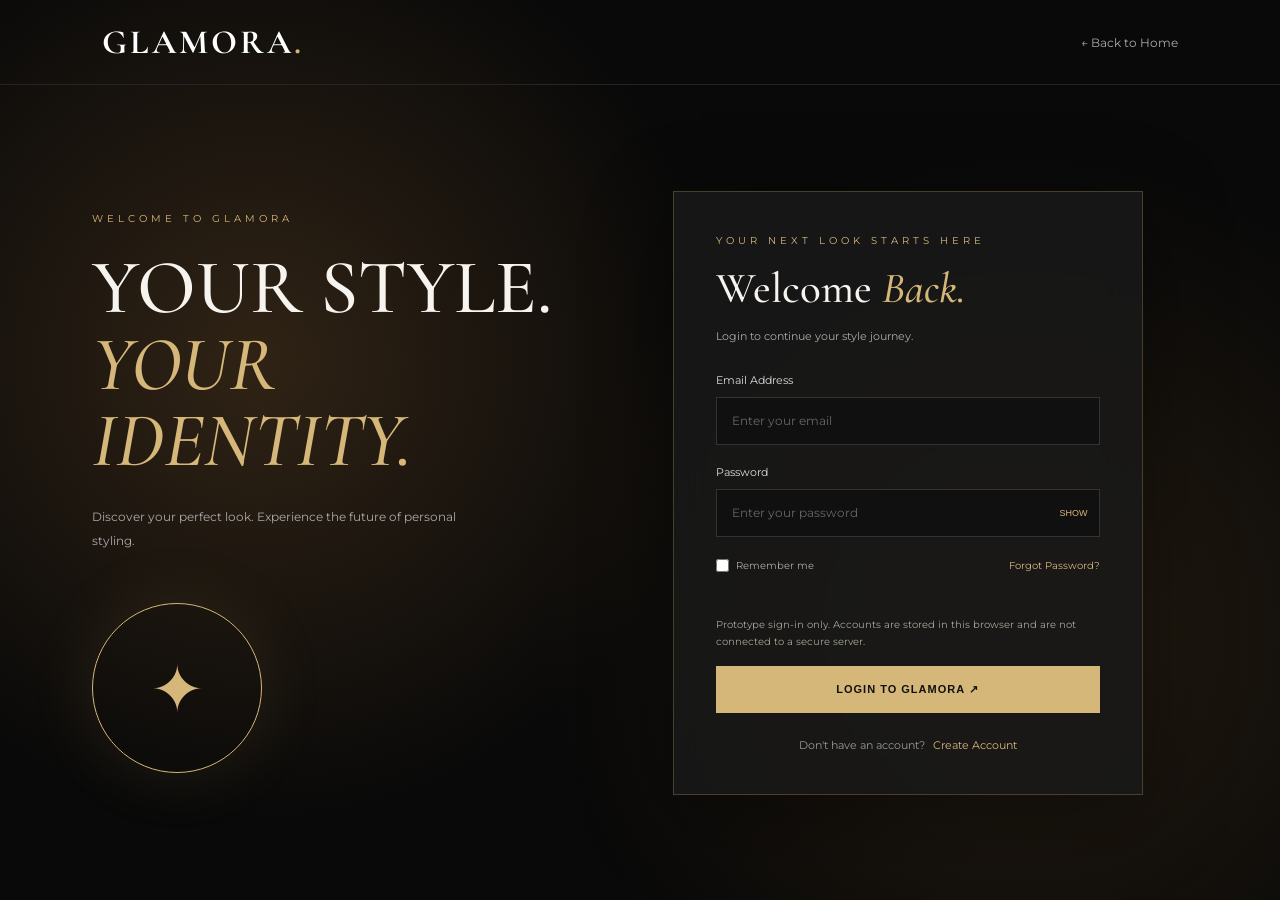
<file: login.html>
<!DOCTYPE html>
<html lang="en">
<head>
    <meta charset="UTF-8">
    <meta name="viewport" content="width=device-width, initial-scale=1.0">
    <title>GLAMORA | Login</title>

    <link rel="stylesheet" href="css/auth.css">

    <link href="https://fonts.googleapis.com/css2?family=Cormorant+Garamond:wght@500;600;700&family=Montserrat:wght@300;400;500;600&display=swap" rel="stylesheet">
</head>

<body>

    <div class="auth-background"></div>

    <header class="auth-nav">
        <a href="index.html" class="logo">GLAMORA<span>.</span></a>
        <a href="index.html" class="back-home">← Back to Home</a>
    </header>

    <main class="auth-container">

        <div class="auth-visual">
            <p class="gold-label">WELCOME TO GLAMORA</p>
            <h1>YOUR STYLE.<br><span>YOUR IDENTITY.</span></h1>
            <p>Discover your perfect look. Experience the future of personal styling.</p>
            <div class="visual-circle">✦</div>
        </div>

        <div class="auth-card">

            <div class="auth-heading">
                <p class="gold-label">YOUR NEXT LOOK STARTS HERE</p>
                <h2>Welcome <span>Back.</span></h2>
                <p>Login to continue your style journey.</p>
            </div>

            <form id="loginForm">

                <div class="form-group">
                    <label for="email">Email Address</label>
                    <input type="email" id="email" autocomplete="email" placeholder="Enter your email" required>
                </div>

                <div class="form-group">
                    <label for="password">Password</label>
                    <div class="password-box">
                        <input type="password" id="password" autocomplete="current-password" placeholder="Enter your password" required>
                        <button type="button" id="togglePassword" aria-label="Show password">SHOW</button>
                    </div>
                </div>

                <div class="form-options">
                    <label class="remember">
                        <input type="checkbox" id="remember">
                        Remember me
                    </label>
                    <a href="#" id="forgotPassword">Forgot Password?</a>
                </div>

                <p id="loginMessage" class="message" role="status" aria-live="polite"></p>
                <p class="demo-notice">Prototype sign-in only. Accounts are stored in this browser and are not connected to a secure server.</p>

                <button type="submit" class="auth-button">
                    LOGIN TO GLAMORA ↗
                </button>

            </form>

            <div class="auth-switch">
                Don't have an account?
                <a href="signup.html">Create Account</a>
            </div>

        </div>

    </main>

    <script src="js/auth.js"></script>

</body>
</html>
</file>
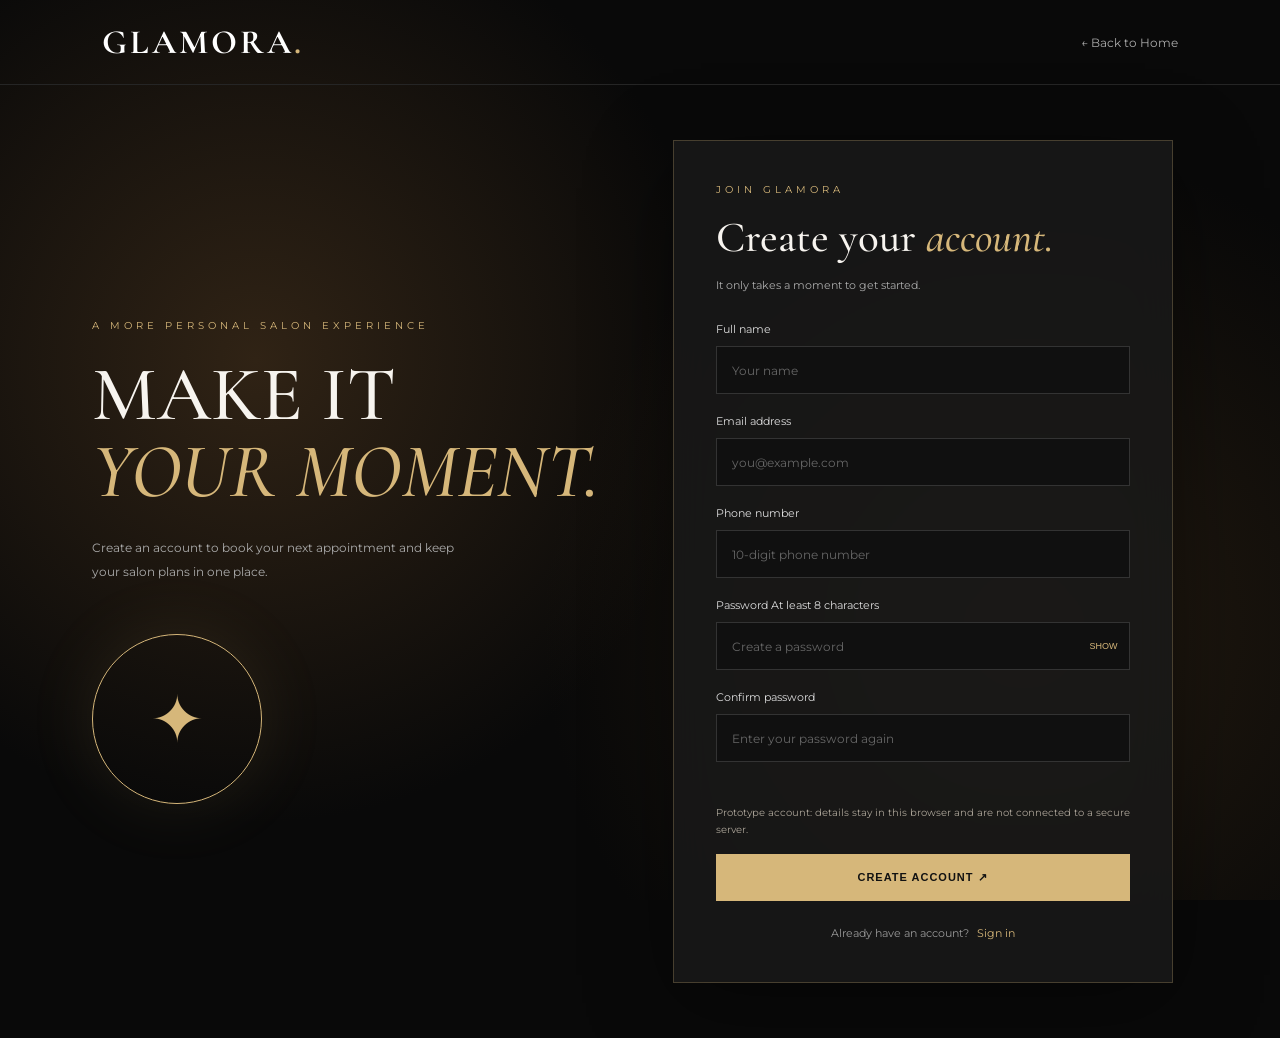
<file: signup.html>
<!DOCTYPE html>
<html lang="en">
<head>
    <meta charset="UTF-8">
    <meta name="viewport" content="width=device-width, initial-scale=1.0">
    <meta name="theme-color" content="#090909">
    <title>GLAMORA | Create your account</title>
    <link rel="stylesheet" href="css/auth.css">
    <link href="https://fonts.googleapis.com/css2?family=Cormorant+Garamond:wght@500;600;700&family=Montserrat:wght@300;400;500;600&display=swap" rel="stylesheet">
</head>
<body>
    <div class="auth-background"></div>
    <header class="auth-nav">
        <a href="index.html" class="logo">GLAMORA<span>.</span></a>
        <a href="index.html" class="back-home">← Back to Home</a>
    </header>
    <main class="auth-container">
        <div class="auth-visual">
            <p class="gold-label">A MORE PERSONAL SALON EXPERIENCE</p>
            <h1>MAKE IT<br><span>YOUR MOMENT.</span></h1>
            <p>Create an account to book your next appointment and keep your salon plans in one place.</p>
            <div class="visual-circle">✦</div>
        </div>
        <section class="auth-card signup-card">
            <div class="auth-heading">
                <p class="gold-label">JOIN GLAMORA</p>
                <h2>Create your <span>account.</span></h2>
                <p>It only takes a moment to get started.</p>
            </div>
            <form id="signupForm">
                <div class="form-group">
                    <label for="name">Full name</label>
                    <input type="text" id="name" name="name" autocomplete="name" placeholder="Your name" required maxlength="80">
                </div>
                <div class="form-group">
                    <label for="signupEmail">Email address</label>
                    <input type="email" id="signupEmail" name="email" autocomplete="email" placeholder="you@example.com" required maxlength="254">
                </div>
                <div class="form-group">
                    <label for="phone">Phone number</label>
                    <input type="tel" id="phone" name="phone" autocomplete="tel" inputmode="numeric" placeholder="10-digit phone number" pattern="[0-9]{10}" required>
                </div>
                <div class="form-group">
                    <label for="signupPassword">Password <span class="field-hint">At least 8 characters</span></label>
                    <div class="password-box">
                        <input type="password" id="signupPassword" name="password" autocomplete="new-password" placeholder="Create a password" minlength="8" required>
                        <button type="button" id="toggleSignupPassword" aria-label="Show password">SHOW</button>
                    </div>
                </div>
                <div class="form-group">
                    <label for="confirmPassword">Confirm password</label>
                    <input type="password" id="confirmPassword" name="confirmPassword" autocomplete="new-password" placeholder="Enter your password again" required>
                </div>
                <p class="message" id="signupMessage" role="status" aria-live="polite"></p>
                <p class="demo-notice">Prototype account: details stay in this browser and are not connected to a secure server.</p>
                <button type="submit" class="auth-button">CREATE ACCOUNT ↗</button>
            </form>
            <div class="auth-switch">Already have an account? <a href="login.html">Sign in</a></div>
        </section>
    </main>
    <script src="js/auth.js"></script>
</body>
</html>
</file>
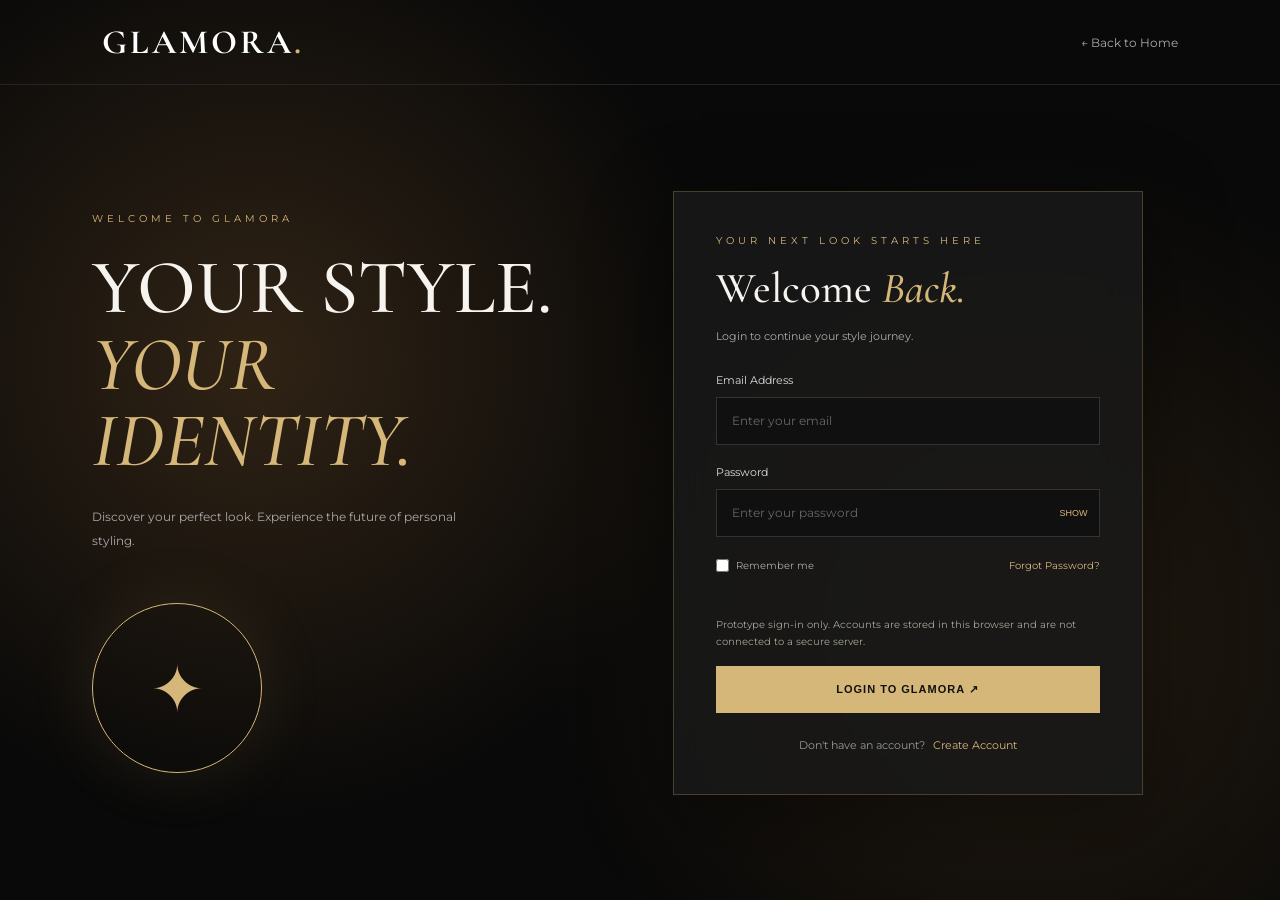
<file: pages/appointments.html>
<!DOCTYPE html>
<html lang="en">
<head>
    <meta charset="UTF-8">
    <meta name="viewport" content="width=device-width, initial-scale=1.0">
    <meta name="theme-color" content="#090909">
    <title>GLAMORA | Your Appointments</title>
    <link rel="stylesheet" href="../css/app.css">
</head>
<body data-page="appointments">
    <header class="site-header">
        <a class="brand" href="../index.html">GLAMORA<span>.</span></a>
        <nav class="site-nav" aria-label="Main navigation">
            <a href="../index.html">Home</a>
            <a href="services.html" data-page-link="services">Services</a>
            <a href="booking.html" data-page-link="booking">Book</a>
            <a href="virtual-studio.html" data-page-link="virtual-studio">Studio</a>
            <a href="appointments.html" data-page-link="appointments">Appointments</a>
            <a href="dashboard.html" data-page-link="dashboard">My account</a>
        </nav>
        <div class="header-actions" data-header-actions></div>
    </header>
    <div class="demo-banner">Appointments shown here are saved only in this browser and are not confirmed with a real salon.</div>
    <main class="page-wrap">
        <header class="page-intro">
            <p class="eyebrow">YOUR GLAMORA VISITS</p>
            <h1>Plans for your <span class="accent">next look.</span></h1>
            <p>Review your demo bookings or cancel a time you no longer need.</p>
        </header>
        <p class="form-message" id="appointmentsNotice" role="status" aria-live="polite"></p>
        <section class="appointment-list" id="appointmentsList" aria-label="Your appointments"></section>
    </main>
    <footer class="site-footer">GLAMORA · GOOD STYLE STARTS WITH YOU</footer>
    <script src="../js/app.js"></script>
</body>
</html>
</file>
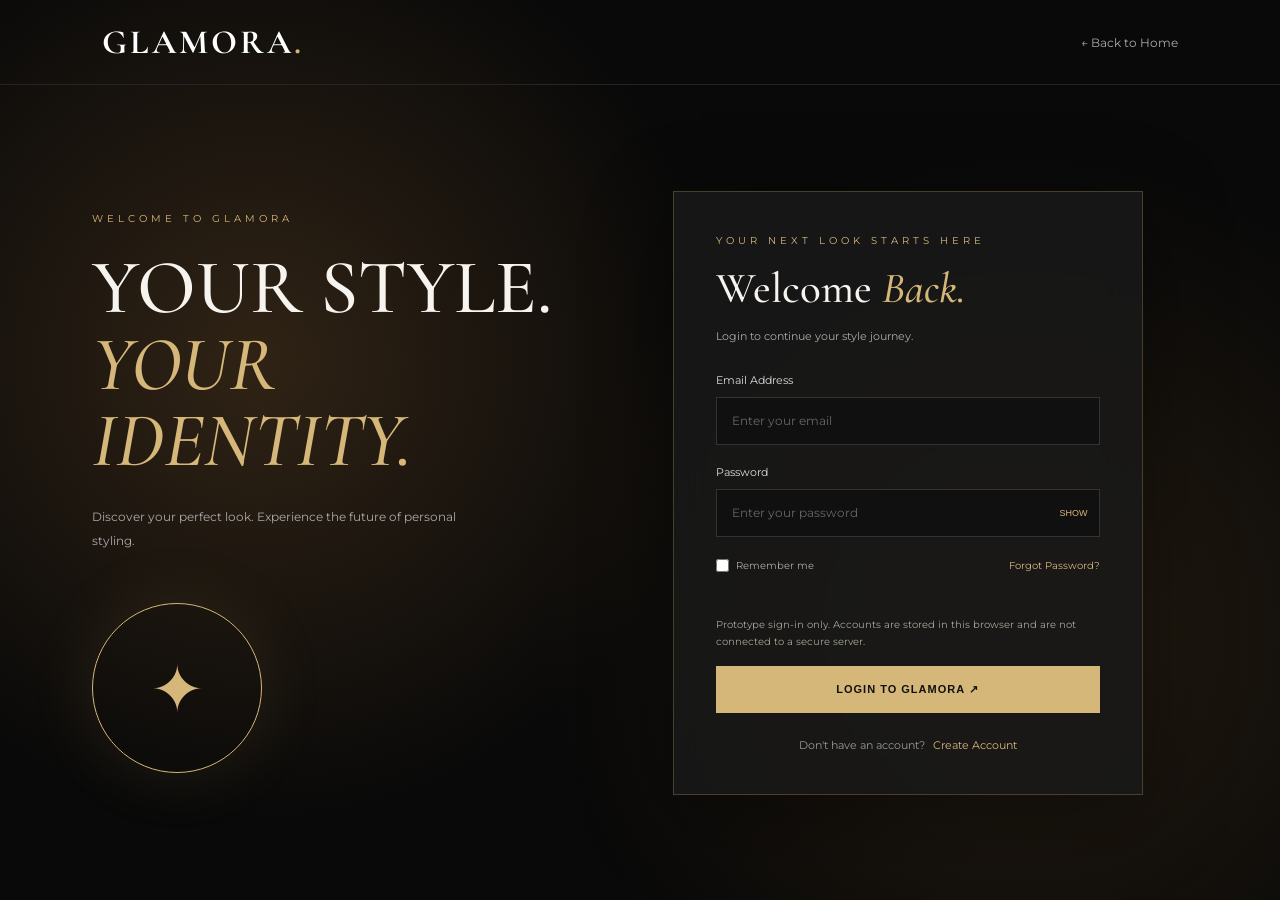
<file: pages/booking.html>
<!DOCTYPE html>
<html lang="en">
<head>
    <meta charset="UTF-8">
    <meta name="viewport" content="width=device-width, initial-scale=1.0">
    <meta name="theme-color" content="#090909">
    <title>GLAMORA | Book an Appointment</title>
    <link rel="stylesheet" href="../css/app.css">
</head>
<body data-page="booking">
    <header class="site-header">
        <a class="brand" href="../index.html">GLAMORA<span>.</span></a>
        <nav class="site-nav" aria-label="Main navigation">
            <a href="../index.html">Home</a>
            <a href="services.html" data-page-link="services">Services</a>
            <a href="booking.html" data-page-link="booking">Book</a>
            <a href="virtual-studio.html" data-page-link="virtual-studio">Studio</a>
            <a href="appointments.html" data-page-link="appointments">Appointments</a>
            <a href="dashboard.html" data-page-link="dashboard">My account</a>
        </nav>
        <div class="header-actions" data-header-actions></div>
    </header>
    <div class="demo-banner">DEMO BOOKING · This preview saves appointments in this browser only. It does not contact a salon or reserve a real slot.</div>
    <main class="page-wrap">
        <header class="page-intro">
            <p class="eyebrow">YOUR TIME, YOUR STYLE</p>
            <h1>Make a little time <span class="accent">for you.</span></h1>
            <p>Choose your service, preferred stylist, and a time that works. Your demo appointment will appear in your account.</p>
        </header>
        <div class="form-layout">
            <section class="card form-card">
                <h2>Appointment details</h2>
                <form id="bookingForm">
                    <div class="field-grid">
                        <div class="field field-full">
                            <label for="bookingService">Service</label>
                            <select id="bookingService" required></select>
                        </div>
                        <div class="field">
                            <label for="bookingDate">Date</label>
                            <input type="date" id="bookingDate" required>
                        </div>
                        <div class="field">
                            <label for="bookingTime">Available time</label>
                            <select id="bookingTime" required></select>
                        </div>
                        <div class="field field-full">
                            <label for="bookingStylist">Preferred stylist</label>
                            <select id="bookingStylist" required></select>
                        </div>
                        <div class="field field-full">
                            <label for="bookingNotes">Anything you'd like us to know? <span class="field-hint">Optional</span></label>
                            <textarea id="bookingNotes" maxlength="300" placeholder="Tell us about your preferred look or any requests."></textarea>
                        </div>
                    </div>
                    <p class="form-message" id="bookingMessage" role="status" aria-live="polite"></p>
                    <button class="button" type="submit">Confirm demo booking ↗</button>
                </form>
            </section>
            <aside class="card summary-card" aria-label="Booking summary">
                <p class="eyebrow">YOUR VISIT</p>
                <h2>Booking summary</h2>
                <div class="summary-line"><span>Service</span><strong id="summaryService">Not selected</strong></div>
                <div class="summary-line"><span>Duration</span><strong id="summaryDuration">—</strong></div>
                <div class="summary-line"><span>Stylist</span><strong id="summaryStylist">First available stylist</strong></div>
                <div class="summary-line summary-total"><span>Sample price</span><strong id="summaryPrice">—</strong></div>
                <p class="notice">This is a local demo. The sample times and prices are not live availability and no real booking is made.</p>
            </aside>
        </div>
    </main>
    <footer class="site-footer">GLAMORA · GOOD STYLE STARTS WITH YOU</footer>
    <script src="../js/app.js"></script>
</body>
</html>
</file>
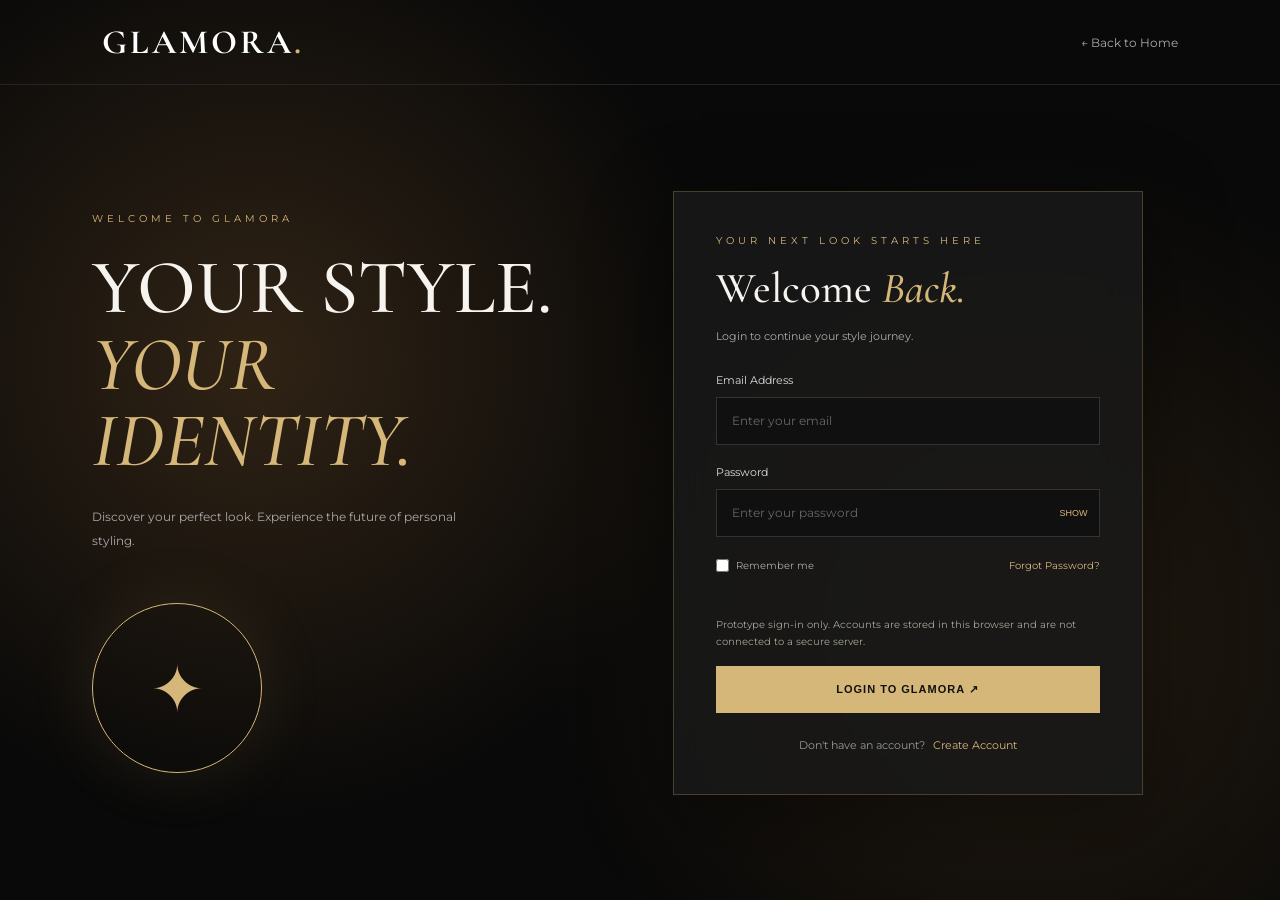
<file: pages/dashboard.html>
<!DOCTYPE html>
<html lang="en">
<head>
    <meta charset="UTF-8">
    <meta name="viewport" content="width=device-width, initial-scale=1.0">
    <meta name="theme-color" content="#090909">
    <title>GLAMORA | Your Account</title>
    <link rel="stylesheet" href="../css/app.css">
</head>
<body data-page="dashboard">
    <header class="site-header">
        <a class="brand" href="../index.html">GLAMORA<span>.</span></a>
        <nav class="site-nav" aria-label="Main navigation">
            <a href="../index.html">Home</a>
            <a href="services.html" data-page-link="services">Services</a>
            <a href="booking.html" data-page-link="booking">Book</a>
            <a href="virtual-studio.html" data-page-link="virtual-studio">Studio</a>
            <a href="appointments.html" data-page-link="appointments">Appointments</a>
            <a href="dashboard.html" data-page-link="dashboard">My account</a>
        </nav>
        <div class="header-actions" data-header-actions></div>
    </header>
    <div class="demo-banner">DEMO ACCOUNT · Profile and appointment information is stored in this browser, not in a salon system.</div>
    <main class="page-wrap">
        <header class="page-intro">
            <p class="eyebrow">YOUR GLAMORA SPACE</p>
            <h1>Welcome, <span class="accent" id="welcomeName">there</span>.</h1>
            <p>Your next visit, your appointment history, and your profile—all together.</p>
        </header>
        <section class="dashboard-grid" aria-label="Account overview">
            <article class="card stat-card"><span>Upcoming bookings</span><strong id="appointmentCount">0</strong></article>
            <article class="card stat-card"><span>Completed visits</span><strong id="completedCount">0</strong></article>
            <article class="card stat-card"><span>Next appointment</span><strong id="nextAppointment">—</strong></article>
        </section>
        <div class="section-heading">
            <h2>Your appointments</h2>
            <a class="button-secondary" href="appointments.html">View all ↗</a>
        </div>
        <section class="appointment-list" id="recentAppointments" aria-label="Recent appointments"></section>
        <section class="card profile-card">
            <p class="eyebrow">ACCOUNT DETAILS</p>
            <h2>Your profile</h2>
            <form id="profileForm">
                <div class="field-grid">
                    <div class="field">
                        <label for="profileName">Full name</label>
                        <input type="text" id="profileName" autocomplete="name" maxlength="80" required>
                    </div>
                    <div class="field">
                        <label for="profilePhone">Phone number</label>
                        <input type="tel" id="profilePhone" autocomplete="tel" inputmode="numeric" pattern="[0-9]{10}" required>
                    </div>
                </div>
                <p class="form-message" id="profileMessage" role="status" aria-live="polite"></p>
                <button class="button-secondary" type="submit">Save profile</button>
            </form>
        </section>
    </main>
    <footer class="site-footer">GLAMORA · GOOD STYLE STARTS WITH YOU</footer>
    <script src="../js/app.js"></script>
</body>
</html>
</file>
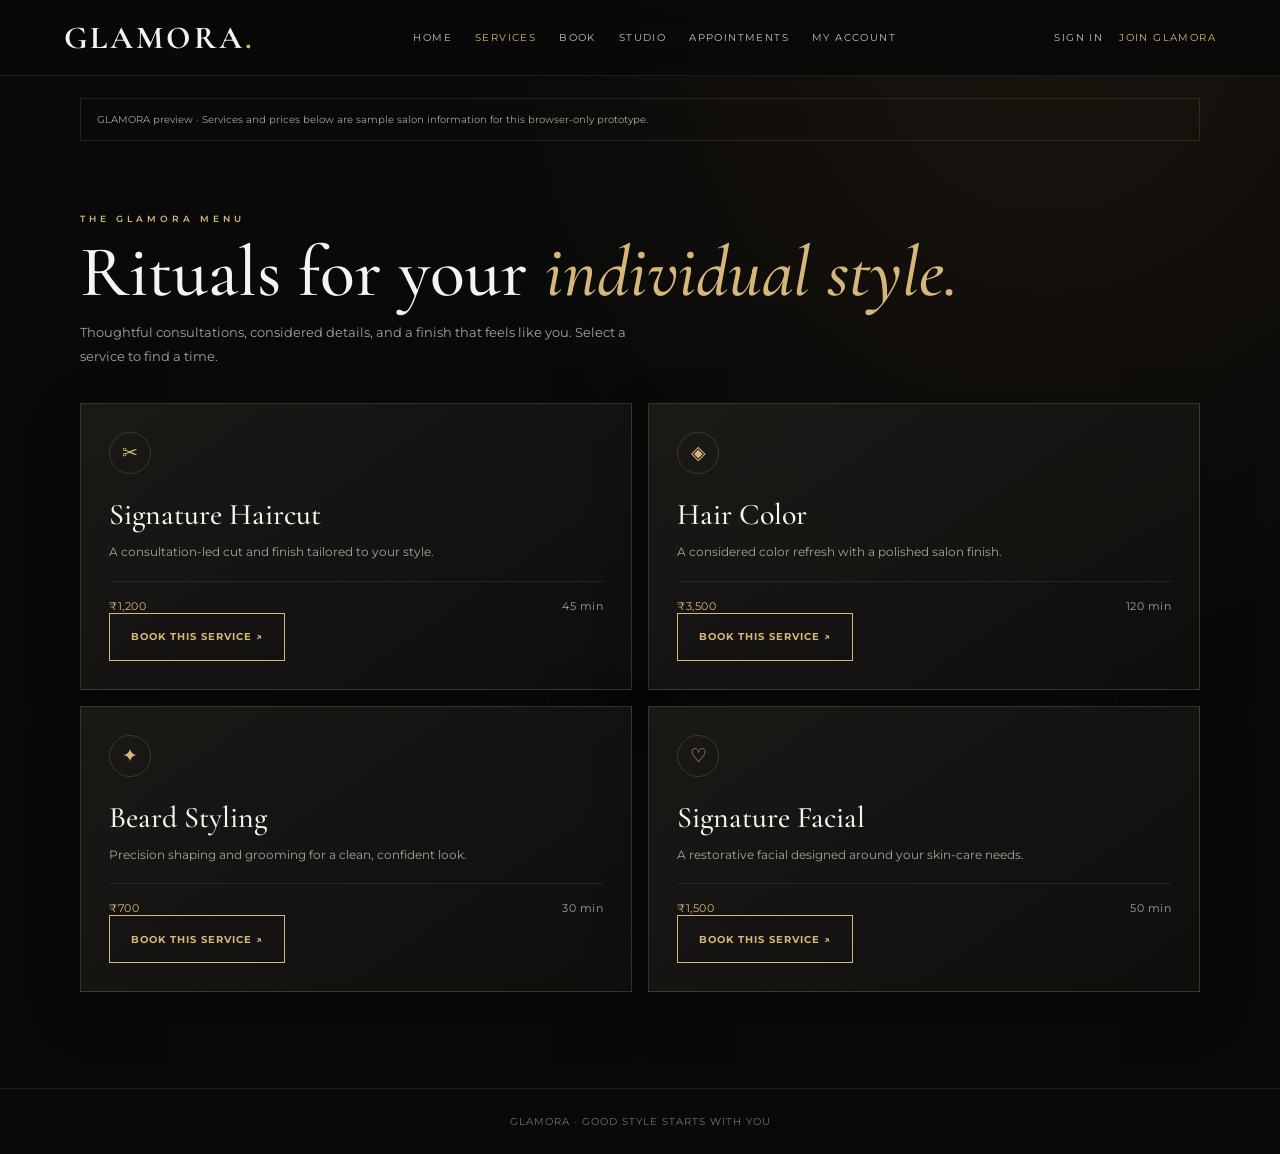
<file: pages/services.html>
<!DOCTYPE html>
<html lang="en">
<head>
    <meta charset="UTF-8">
    <meta name="viewport" content="width=device-width, initial-scale=1.0">
    <meta name="theme-color" content="#090909">
    <title>GLAMORA | Salon Services</title>
    <link rel="stylesheet" href="../css/app.css">
</head>
<body data-page="services">
    <header class="site-header">
        <a class="brand" href="../index.html">GLAMORA<span>.</span></a>
        <nav class="site-nav" aria-label="Main navigation">
            <a href="../index.html">Home</a>
            <a href="services.html" data-page-link="services">Services</a>
            <a href="booking.html" data-page-link="booking">Book</a>
            <a href="virtual-studio.html" data-page-link="virtual-studio">Studio</a>
            <a href="appointments.html" data-page-link="appointments">Appointments</a>
            <a href="dashboard.html" data-page-link="dashboard">My account</a>
        </nav>
        <div class="header-actions" data-header-actions></div>
    </header>
    <div class="demo-banner">GLAMORA preview · Services and prices below are sample salon information for this browser-only prototype.</div>
    <main class="page-wrap">
        <header class="page-intro">
            <p class="eyebrow">THE GLAMORA MENU</p>
            <h1>Rituals for your <span class="accent">individual style.</span></h1>
            <p>Thoughtful consultations, considered details, and a finish that feels like you. Select a service to find a time.</p>
        </header>
        <section class="service-grid" id="serviceGrid" aria-label="Salon services"></section>
    </main>
    <footer class="site-footer">GLAMORA · GOOD STYLE STARTS WITH YOU</footer>
    <script src="../js/app.js"></script>
</body>
</html>
</file>
<file: css/auth.css>
* {
    margin: 0;
    padding: 0;
    box-sizing: border-box;
}

:root {
    --gold: #d6b77a;
    --black: #090909;
    --white: #f7f4ef;
    --grey: #aaa;
}

body {
    min-height: 100vh;
    background: var(--black);
    color: var(--white);
    font-family: 'Montserrat', sans-serif;
}

.auth-background {
    position: fixed;
    inset: 0;
    z-index: -1;
    background:
        radial-gradient(circle at 20% 40%, #302315 0%, transparent 40%),
        radial-gradient(circle at 80% 70%, #241b10 0%, transparent 40%),
        #090909;
}

.auth-nav {
    height: 85px;
    padding: 0 8%;
    display: flex;
    align-items: center;
    justify-content: space-between;
    border-bottom: 1px solid #252525;
}

.logo {
    font-family: 'Cormorant Garamond', serif;
    font-size: 34px;
    letter-spacing: 3px;
    font-weight: 700;
    color: white;
    text-decoration: none;
}

.logo span {
    color: var(--gold);
}

.back-home {
    color: var(--grey);
    font-size: 12px;
    text-decoration: none;
}

.back-home:hover {
    color: var(--gold);
}

.auth-container {
    max-width: 1250px;
    margin: auto;
    padding: 55px 6%;
    min-height: calc(100vh - 85px);
    display: grid;
    grid-template-columns: 1fr 1fr;
    gap: 65px;
    align-items: center;
}

.auth-visual h1 {
    font-family: 'Cormorant Garamond', serif;
    font-size: clamp(55px, 6vw, 85px);
    line-height: 1;
    font-weight: 500;
    margin: 25px 0;
}

.auth-visual h1 span,
.auth-heading h2 span {
    color: var(--gold);
    font-style: italic;
}

.gold-label {
    color: var(--gold);
    font-size: 10px;
    letter-spacing: 4px;
}

.auth-visual > p:last-of-type {
    max-width: 390px;
    color: var(--grey);
    line-height: 2;
    font-size: 12px;
}

.visual-circle {
    width: 170px;
    height: 170px;
    margin-top: 50px;
    border: 1px solid var(--gold);
    border-radius: 50%;
    display: grid;
    place-items: center;
    color: var(--gold);
    font-size: 65px;
    box-shadow: 0 0 70px rgba(214,183,122,.1);
    animation: float 4s ease-in-out infinite;
}

@keyframes float {
    50% { transform: translateY(-15px) rotate(10deg); }
}

.auth-card {
    width: 100%;
    max-width: 470px;
    padding: 42px;
    background: rgba(25,25,25,.85);
    border: 1px solid rgba(214,183,122,.25);
    backdrop-filter: blur(20px);
    box-shadow: 0 20px 80px rgba(0,0,0,.4);
}

.auth-heading h2 {
    font-family: 'Cormorant Garamond', serif;
    font-size: 43px;
    font-weight: 500;
    margin: 15px 0;
}

.auth-heading > p:last-child {
    font-size: 11px;
    color: var(--grey);
    margin-bottom: 30px;
}

.form-group {
    margin-bottom: 20px;
}

.form-group label {
    display: block;
    font-size: 11px;
    margin-bottom: 10px;
    color: #ddd;
}

.form-group input {
    width: 100%;
    height: 48px;
    padding: 0 15px;
    background: #101010;
    border: 1px solid #333;
    outline: none;
    color: white;
    font-family: inherit;
    font-size: 12px;
}

.form-group input:focus {
    border-color: var(--gold);
}

.form-group input::placeholder {
    color: #666;
}

.password-box {
    position: relative;
}

.password-box input {
    padding-right: 65px;
}

.password-box button {
    position: absolute;
    right: 12px;
    top: 50%;
    transform: translateY(-50%);
    background: none;
    border: none;
    color: var(--gold);
    font-size: 9px;
    cursor: pointer;
}

.form-options {
    display: flex;
    justify-content: space-between;
    font-size: 10px;
    margin: 22px 0;
    color: #aaa;
}

.remember {
    display: flex;
    align-items: center;
    gap: 7px;
}

.form-options a {
    color: var(--gold);
    text-decoration: none;
}

.auth-button {
    width: 100%;
    padding: 17px;
    background: var(--gold);
    border: none;
    color: #111;
    font-size: 11px;
    font-weight: 700;
    letter-spacing: 1px;
    cursor: pointer;
    transition: .3s;
}

.auth-button:disabled {
    cursor: wait;
    opacity: 0.65;
}

.auth-button:hover {
    background: white;
    transform: translateY(-3px);
}

.auth-switch {
    text-align: center;
    color: #999;
    font-size: 11px;
    margin-top: 25px;
}

.auth-switch a {
    color: var(--gold);
    margin-left: 5px;
    text-decoration: none;
}

.message {
    font-size: 11px;
    margin: 12px 0;
    min-height: 14px;
    color: var(--gold);
}

.message.error {
    color: #ff7777;
}

.signup-card {
    max-width: 500px;
}

.demo-notice {
    margin: -4px 0 16px;
    color: #aaa397;
    font-size: 10px;
    line-height: 1.7;
}

@media(max-width: 850px) {
    .auth-container {
        grid-template-columns: 1fr;
        gap: 40px;
        justify-items: center;
    }

    .auth-visual {
        text-align: center;
    }

    .auth-visual > p:last-of-type {
        margin: auto;
    }

    .visual-circle {
        display: none;
    }
}

@media(max-width: 500px) {
    .auth-nav {
        padding: 0 5%;
    }

    .logo {
        font-size: 27px;
    }

    .auth-card {
        padding: 25px 20px;
    }

    .auth-visual h1 {
        font-size: 55px;
    }

    .auth-container {
        padding: 40px 5%;
    }
}
</file>
<file: css/app.css>
@import url('https://fonts.googleapis.com/css2?family=Cormorant+Garamond:wght@500;600;700&family=Montserrat:wght@300;400;500;600;700&display=swap');

:root {
    color-scheme: dark;
    --gold: #d6b77a;
    --gold-soft: rgba(214, 183, 122, .16);
    --black: #090909;
    --panel: #151412;
    --panel-raised: #1c1a17;
    --white: #f7f4ef;
    --muted: #a7a29a;
    --line: rgba(214, 183, 122, .2);
    --danger: #ef8880;
    --success: #a8d7a1;
}

* { box-sizing: border-box; }

body {
    min-width: 320px;
    min-height: 100vh;
    margin: 0;
    background:
        radial-gradient(ellipse at 82% 0%, rgba(86, 59, 29, .22), transparent 38rem),
        var(--black);
    color: var(--white);
    font-family: 'Montserrat', sans-serif;
}

a { color: inherit; text-decoration: none; }
button, input, select, textarea { font: inherit; }
button, a, input, select, textarea { -webkit-tap-highlight-color: transparent; }

.site-header {
    position: sticky;
    top: 0;
    z-index: 20;
    display: flex;
    min-height: 76px;
    align-items: center;
    justify-content: space-between;
    gap: 24px;
    padding: 0 max(5vw, calc((100vw - 1200px) / 2));
    border-bottom: 1px solid rgba(255,255,255,.08);
    background: rgba(9,9,9,.92);
    backdrop-filter: blur(16px);
}

.brand {
    flex-shrink: 0;
    font-family: 'Cormorant Garamond', serif;
    font-size: 32px;
    font-weight: 700;
    letter-spacing: 3px;
}

.brand span { color: var(--gold); }

.site-nav, .header-actions {
    display: flex;
    align-items: center;
    gap: 23px;
}

.site-nav a, .header-actions a, .logout-button {
    color: #c6c1b8;
    font-size: 10px;
    letter-spacing: 1.4px;
    text-transform: uppercase;
    transition: color .2s ease;
}

.site-nav a:hover, .site-nav a[aria-current="page"],
.header-actions a:hover, .logout-button:hover { color: var(--gold); }

.header-actions { gap: 16px; }
.header-actions .action-primary { color: var(--gold); }

.logout-button {
    padding: 0;
    border: 0;
    background: transparent;
    cursor: pointer;
}

.page-wrap {
    width: min(1120px, calc(100% - 48px));
    margin: 0 auto;
    padding: 72px 0 96px;
}

.page-intro { margin-bottom: 34px; }

.eyebrow {
    margin: 0 0 13px;
    color: var(--gold);
    font-size: 9px;
    font-weight: 600;
    letter-spacing: 4px;
    text-transform: uppercase;
}

h1, h2, h3, p { margin-top: 0; }

.page-intro h1, .hero-title {
    margin-bottom: 12px;
    font-family: 'Cormorant Garamond', serif;
    font-size: clamp(44px, 6vw, 72px);
    font-weight: 500;
    line-height: .98;
}

.page-intro > p:last-child {
    max-width: 580px;
    margin-bottom: 0;
    color: var(--muted);
    font-size: 13px;
    line-height: 1.9;
}

.accent { color: var(--gold); font-style: italic; }

.card {
    border: 1px solid var(--line);
    background: linear-gradient(145deg, rgba(28,26,23,.94), rgba(15,15,14,.96));
    box-shadow: 0 18px 55px rgba(0,0,0,.2);
}

.service-grid {
    display: grid;
    grid-template-columns: repeat(2, minmax(0, 1fr));
    gap: 16px;
}

.service-card {
    display: flex;
    min-height: 230px;
    flex-direction: column;
    align-items: flex-start;
    padding: 28px;
}

.service-icon {
    display: grid;
    width: 42px;
    height: 42px;
    margin-bottom: 22px;
    place-items: center;
    border: 1px solid var(--line);
    border-radius: 50%;
    color: var(--gold);
    font-size: 19px;
}

.service-card h2 {
    margin: 0 0 8px;
    font-family: 'Cormorant Garamond', serif;
    font-size: 30px;
    font-weight: 500;
}

.service-card p {
    margin: 0 0 18px;
    color: var(--muted);
    font-size: 12px;
    line-height: 1.8;
}

.service-meta {
    display: flex;
    width: 100%;
    justify-content: space-between;
    gap: 14px;
    margin-top: auto;
    padding-top: 17px;
    border-top: 1px solid rgba(255,255,255,.08);
    color: var(--gold);
    font-size: 11px;
    letter-spacing: .5px;
}

.service-meta span:last-child { color: var(--muted); }

.button, .button-secondary {
    display: inline-flex;
    min-height: 48px;
    align-items: center;
    justify-content: center;
    gap: 10px;
    padding: 0 21px;
    border: 1px solid var(--gold);
    background: var(--gold);
    color: #111;
    cursor: pointer;
    font-size: 10px;
    font-weight: 700;
    letter-spacing: 1px;
    text-transform: uppercase;
    transition: background .2s ease, color .2s ease, transform .2s ease;
}

.button:hover, .button-secondary:hover { transform: translateY(-2px); background: #f2e7d2; }
.button-secondary { background: transparent; color: var(--gold); }
.button-secondary:hover { color: #111; }
.button-danger { border-color: rgba(239,136,128,.5); color: var(--danger); background: transparent; }
.button-danger:hover { background: rgba(239,136,128,.12); color: var(--danger); }
.button:disabled { opacity: .55; cursor: not-allowed; transform: none; }

.form-layout {
    display: grid;
    grid-template-columns: minmax(0, 1.4fr) minmax(260px, .8fr);
    gap: 20px;
    align-items: start;
}

.form-card, .summary-card, .profile-card { padding: clamp(22px, 4vw, 36px); }
.form-card h2, .summary-card h2, .profile-card h2 {
    margin-bottom: 24px;
    font-family: 'Cormorant Garamond', serif;
    font-size: 30px;
    font-weight: 500;
}

.field-grid { display: grid; grid-template-columns: repeat(2, minmax(0, 1fr)); gap: 17px; }
.field { margin-bottom: 18px; }
.field-full { grid-column: 1 / -1; }
.field label {
    display: block;
    margin-bottom: 9px;
    color: #ddd7cd;
    font-size: 11px;
}

.field input, .field select, .field textarea {
    width: 100%;
    min-height: 48px;
    padding: 12px 14px;
    border: 1px solid rgba(255,255,255,.14);
    border-radius: 0;
    outline: none;
    background: #10100f;
    color: var(--white);
    font-size: 12px;
}

.field textarea { min-height: 95px; resize: vertical; }
.field input:focus, .field select:focus, .field textarea:focus { border-color: var(--gold); }
.field input::placeholder, .field textarea::placeholder { color: #77736b; }
.field-hint { display: block; margin-top: 7px; color: var(--muted); font-size: 10px; }

.notice {
    margin: 18px 0 0;
    padding: 13px 15px;
    border-left: 2px solid var(--gold);
    background: rgba(214,183,122,.07);
    color: #c8c0b3;
    font-size: 11px;
    line-height: 1.8;
}

.form-message { min-height: 18px; margin: 0 0 12px; color: var(--success); font-size: 12px; }
.form-message.error { color: var(--danger); }

.summary-line {
    display: flex;
    justify-content: space-between;
    gap: 18px;
    padding: 14px 0;
    border-bottom: 1px solid rgba(255,255,255,.08);
    color: var(--muted);
    font-size: 11px;
}

.summary-line strong { color: var(--white); font-weight: 500; text-align: right; }
.summary-total { margin-top: 12px; color: var(--gold); font-size: 14px; }

.dashboard-grid { display: grid; grid-template-columns: repeat(3, minmax(0, 1fr)); gap: 14px; margin-bottom: 26px; }
.stat-card { padding: 22px; }
.stat-card span { display: block; margin-bottom: 12px; color: var(--muted); font-size: 10px; letter-spacing: 1px; text-transform: uppercase; }
.stat-card strong { font-family: 'Cormorant Garamond', serif; font-size: 35px; font-weight: 500; }

.section-heading {
    display: flex;
    align-items: end;
    justify-content: space-between;
    gap: 16px;
    margin: 38px 0 16px;
}

.section-heading h2 {
    margin: 0;
    font-family: 'Cormorant Garamond', serif;
    font-size: 32px;
    font-weight: 500;
}

.appointment-list { display: grid; gap: 12px; }
.appointment-card {
    display: grid;
    grid-template-columns: minmax(0, 1fr) auto;
    gap: 20px;
    padding: 22px;
}

.appointment-card h3 {
    margin: 0 0 8px;
    font-family: 'Cormorant Garamond', serif;
    font-size: 26px;
    font-weight: 500;
}

.appointment-details { display: flex; flex-wrap: wrap; gap: 8px 18px; color: var(--muted); font-size: 11px; }
.appointment-actions { display: flex; align-items: center; gap: 10px; }
.appointment-actions .button { min-height: 38px; padding: 0 13px; font-size: 9px; }

.status {
    display: inline-flex;
    align-items: center;
    min-height: 23px;
    padding: 0 9px;
    border: 1px solid rgba(168,215,161,.3);
    color: var(--success);
    font-size: 9px;
    letter-spacing: 1px;
    text-transform: uppercase;
}

.status.cancelled { border-color: rgba(239,136,128,.3); color: var(--danger); }

.empty-state {
    padding: 38px 22px;
    border: 1px dashed rgba(214,183,122,.28);
    color: var(--muted);
    text-align: center;
}

.empty-state h2 {
    margin: 0 0 10px;
    color: var(--white);
    font-family: 'Cormorant Garamond', serif;
    font-size: 28px;
    font-weight: 500;
}

.empty-state p { margin: 0 0 18px; font-size: 12px; line-height: 1.8; }
.profile-card { margin-top: 28px; }
.profile-card .field-grid { margin-bottom: 8px; }

.studio-layout {
    display: grid;
    grid-template-columns: minmax(0, 1.15fr) minmax(280px, .85fr);
    gap: 18px;
    align-items: stretch;
}

.studio-camera { padding: 18px; }
.camera-stage {
    position: relative;
    display: grid;
    min-height: 340px;
    overflow: hidden;
    place-items: center;
    background:
        radial-gradient(ellipse at 50% 45%, rgba(214,183,122,.14), transparent 55%),
        #090909;
}

.camera-stage video {
    display: none;
    width: 100%;
    height: 100%;
    min-height: 340px;
    object-fit: cover;
    transform: scaleX(-1);
}

.camera-face-canvas {
    position: absolute;
    inset: 0;
    z-index: 2;
    width: 100%;
    height: 100%;
    pointer-events: none;
}

.snap-effect-tray {
    position: absolute;
    left: 12px;
    right: 12px;
    bottom: 12px;
    z-index: 5;
    display: grid;
    grid-template-columns: repeat(3, minmax(0, 1fr));
    gap: 8px;
    padding: 9px;
    border: 1px solid rgba(255,255,255,.12);
    background: rgba(9,9,9,.78);
    backdrop-filter: blur(12px);
}

.camera-stage.is-active .snap-effect-tray { display: grid; }
.camera-stage:not(.is-active) .snap-effect-tray { display: none; }

.effect-group > span {
    display: block;
    margin-bottom: 7px;
    color: #ddd7cd;
    font-size: 8px;
    letter-spacing: 1px;
    text-transform: uppercase;
}

.effect-group > div { display: flex; flex-wrap: wrap; gap: 5px; }
.effect-button {
    min-height: 29px;
    padding: 0 8px;
    border: 1px solid rgba(255,255,255,.16);
    border-radius: 999px;
    background: rgba(20,20,20,.86);
    color: #ddd7cd;
    cursor: pointer;
    font-size: 8px;
}

.effect-button.selected {
    border-color: var(--gold);
    background: var(--gold);
    color: #111;
}

.camera-look-overlay {
    display: none;
    position: absolute;
    right: 14px;
    bottom: 14px;
    z-index: 2;
    padding: 8px 11px;
    border: 1px solid rgba(214,183,122,.7);
    background: rgba(9,9,9,.72);
    color: var(--gold);
    font-size: 9px;
    letter-spacing: 1.2px;
    text-transform: uppercase;
    backdrop-filter: blur(8px);
}

.camera-look-overlay.is-visible { display: block; }

.camera-stage.is-active video { display: block; }
.camera-stage.is-active .camera-placeholder { display: none; }
.camera-placeholder { padding: 24px; color: var(--muted); text-align: center; }
.camera-placeholder span { color: var(--gold); font-size: 34px; }
.camera-placeholder p { margin: 12px 0 0; font-size: 12px; }
.camera-controls { display: flex; flex-wrap: wrap; gap: 10px; padding-top: 16px; }
.camera-controls button { min-height: 42px; }
.camera-capture {
    display: grid;
    grid-template-columns: minmax(0, 170px) 1fr;
    gap: 14px;
    align-items: center;
    margin-top: 16px;
    padding-top: 16px;
    border-top: 1px solid rgba(255,255,255,.08);
}

.camera-capture[hidden] { display: none; }
.camera-capture img {
    width: 100%;
    aspect-ratio: 4 / 3;
    object-fit: cover;
    border: 1px solid var(--line);
}

.capture-actions { display: flex; flex-wrap: wrap; gap: 8px; }
.studio-recommendation { display: flex; flex-direction: column; align-items: flex-start; padding: 30px; }
.studio-recommendation h2 {
    margin: 0 0 10px;
    font-family: 'Cormorant Garamond', serif;
    font-size: 35px;
    font-weight: 500;
}

.studio-recommendation > p:not(.eyebrow) { color: var(--muted); font-size: 12px; line-height: 1.9; }
.studio-recommendation .summary-line { width: 100%; margin: auto 0 20px; }
.look-section { margin-top: 46px; }
.look-grid { display: grid; grid-template-columns: repeat(4, minmax(0, 1fr)); gap: 12px; }
.style-filters {
    display: flex;
    flex-wrap: wrap;
    gap: 8px;
    margin-bottom: 14px;
}

.style-filter {
    min-height: 38px;
    padding: 0 14px;
    border: 1px solid rgba(214,183,122,.22);
    background: transparent;
    color: var(--muted);
    cursor: pointer;
    font-size: 9px;
    letter-spacing: 1px;
    text-transform: uppercase;
}

.style-filter:hover, .style-filter.selected {
    border-color: var(--gold);
    background: rgba(214,183,122,.1);
    color: var(--gold);
}

.style-search {
    display: grid;
    grid-template-columns: 120px minmax(0, 1fr);
    gap: 12px;
    align-items: center;
    margin-bottom: 16px;
    color: var(--muted);
    font-size: 10px;
    text-transform: uppercase;
}

.style-search input {
    min-height: 44px;
    padding: 10px 13px;
    border: 1px solid rgba(255,255,255,.14);
    background: #10100f;
    color: var(--white);
    outline: none;
}

.style-search input:focus { border-color: var(--gold); }
.look-option {
    display: flex;
    min-height: 150px;
    flex-direction: column;
    align-items: flex-start;
    padding: 18px;
    color: var(--white);
    cursor: pointer;
    text-align: left;
    transition: border-color .2s ease, background .2s ease, transform .2s ease;
}

.look-symbol {
    display: grid;
    width: 42px;
    height: 42px;
    margin-bottom: 14px;
    place-items: center;
    border: 1px solid var(--line);
    border-radius: 50%;
    color: var(--gold);
    font-family: 'Cormorant Garamond', serif;
    font-size: 18px;
}

.look-option:hover, .look-option.selected { border-color: var(--gold); background: rgba(214,183,122,.08); }
.look-option:hover { transform: translateY(-2px); }
.look-number { margin-bottom: 20px; color: var(--gold); font-size: 9px; letter-spacing: 2px; }
.look-option strong { margin-bottom: 7px; font-family: 'Cormorant Garamond', serif; font-size: 20px; font-weight: 500; }
.look-option > span:last-child { color: var(--muted); font-size: 10px; line-height: 1.6; }

.site-footer {
    padding: 26px 24px;
    border-top: 1px solid rgba(255,255,255,.08);
    color: #78736b;
    font-size: 10px;
    letter-spacing: 1px;
    text-align: center;
}

.demo-banner {
    width: min(1120px, calc(100% - 48px));
    margin: 22px auto 0;
    padding: 12px 16px;
    border: 1px solid rgba(214,183,122,.14);
    color: #a9a195;
    font-size: 10px;
    line-height: 1.7;
}

.auth-card .demo-notice {
    margin: -4px 0 16px;
    color: #aaa397;
    font-size: 10px;
    line-height: 1.7;
}

.field-hint { float: right; font-size: 9px; }

@media (max-width: 820px) {
    .site-header { flex-wrap: wrap; gap: 12px; padding: 14px 24px; }
    .site-nav { order: 3; width: 100%; justify-content: space-between; gap: 10px; overflow-x: auto; }
    .site-nav a { white-space: nowrap; font-size: 9px; }
    .header-actions { margin-left: auto; }
    .form-layout { grid-template-columns: 1fr; }
    .studio-layout { grid-template-columns: 1fr; }
    .dashboard-grid { grid-template-columns: 1fr; }
    .stat-card { display: flex; align-items: center; justify-content: space-between; }
    .stat-card span { margin: 0; }
    .snap-effect-tray { grid-template-columns: 1fr; max-height: 220px; overflow-y: auto; }
}

@media (max-width: 560px) {
    .page-wrap { width: min(100% - 32px, 1120px); padding: 48px 0 68px; }
    .demo-banner { width: calc(100% - 32px); }
    .brand { font-size: 27px; }
    .header-actions { gap: 12px; }
    .header-actions a, .logout-button { font-size: 8px; }
    .service-grid, .field-grid { grid-template-columns: 1fr; }
    .look-grid { grid-template-columns: repeat(2, minmax(0, 1fr)); }
    .style-search { grid-template-columns: 1fr; }
    .field-full { grid-column: auto; }
    .service-card { min-height: auto; padding: 22px; }
    .appointment-card { grid-template-columns: 1fr; }
    .appointment-actions { justify-content: space-between; }
    .section-heading { align-items: start; flex-direction: column; }
    .camera-stage, .camera-stage video { min-height: 260px; }
}
</file>
